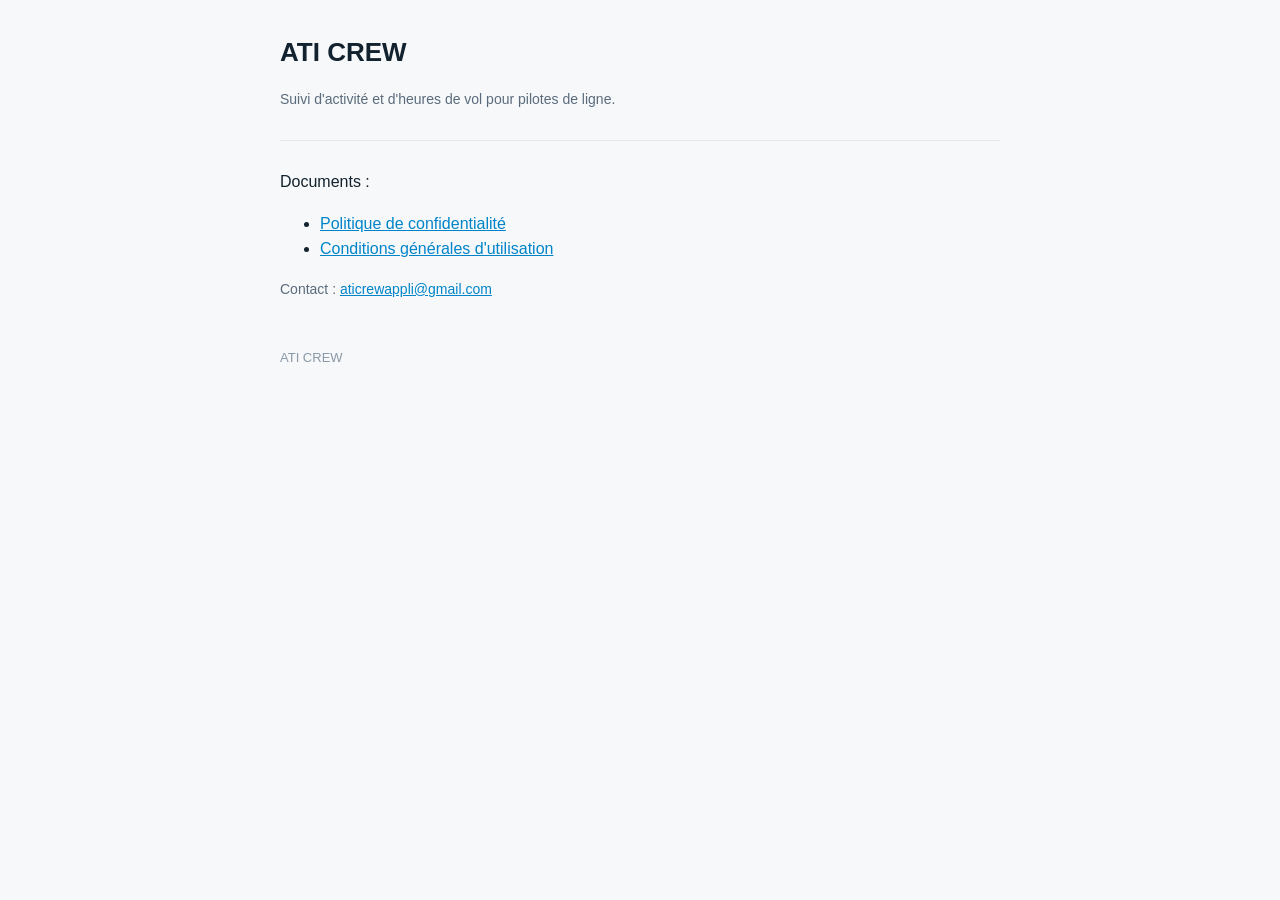
<file: index.html>
<!doctype html>
<html lang="fr">
<head>
<meta charset="utf-8">
<meta name="viewport" content="width=device-width, initial-scale=1">
<title>ATI CREW — Informations légales</title>
<link rel="stylesheet" href="style.css">
</head>
<body>
<div class="wrap">
<header>
  <h1>ATI CREW</h1>
  <p class="muted">Suivi d'activité et d'heures de vol pour pilotes de ligne.</p>
</header>
<p>Documents :</p>
<ul>
  <li><a href="confidentialite.html">Politique de confidentialité</a></li>
  <li><a href="cgu.html">Conditions générales d'utilisation</a></li>
</ul>
<p class="muted">Contact : <a href="mailto:aticrewappli@gmail.com">aticrewappli@gmail.com</a></p>
<footer>ATI CREW</footer>
</div>
</body>
</html>
</file>
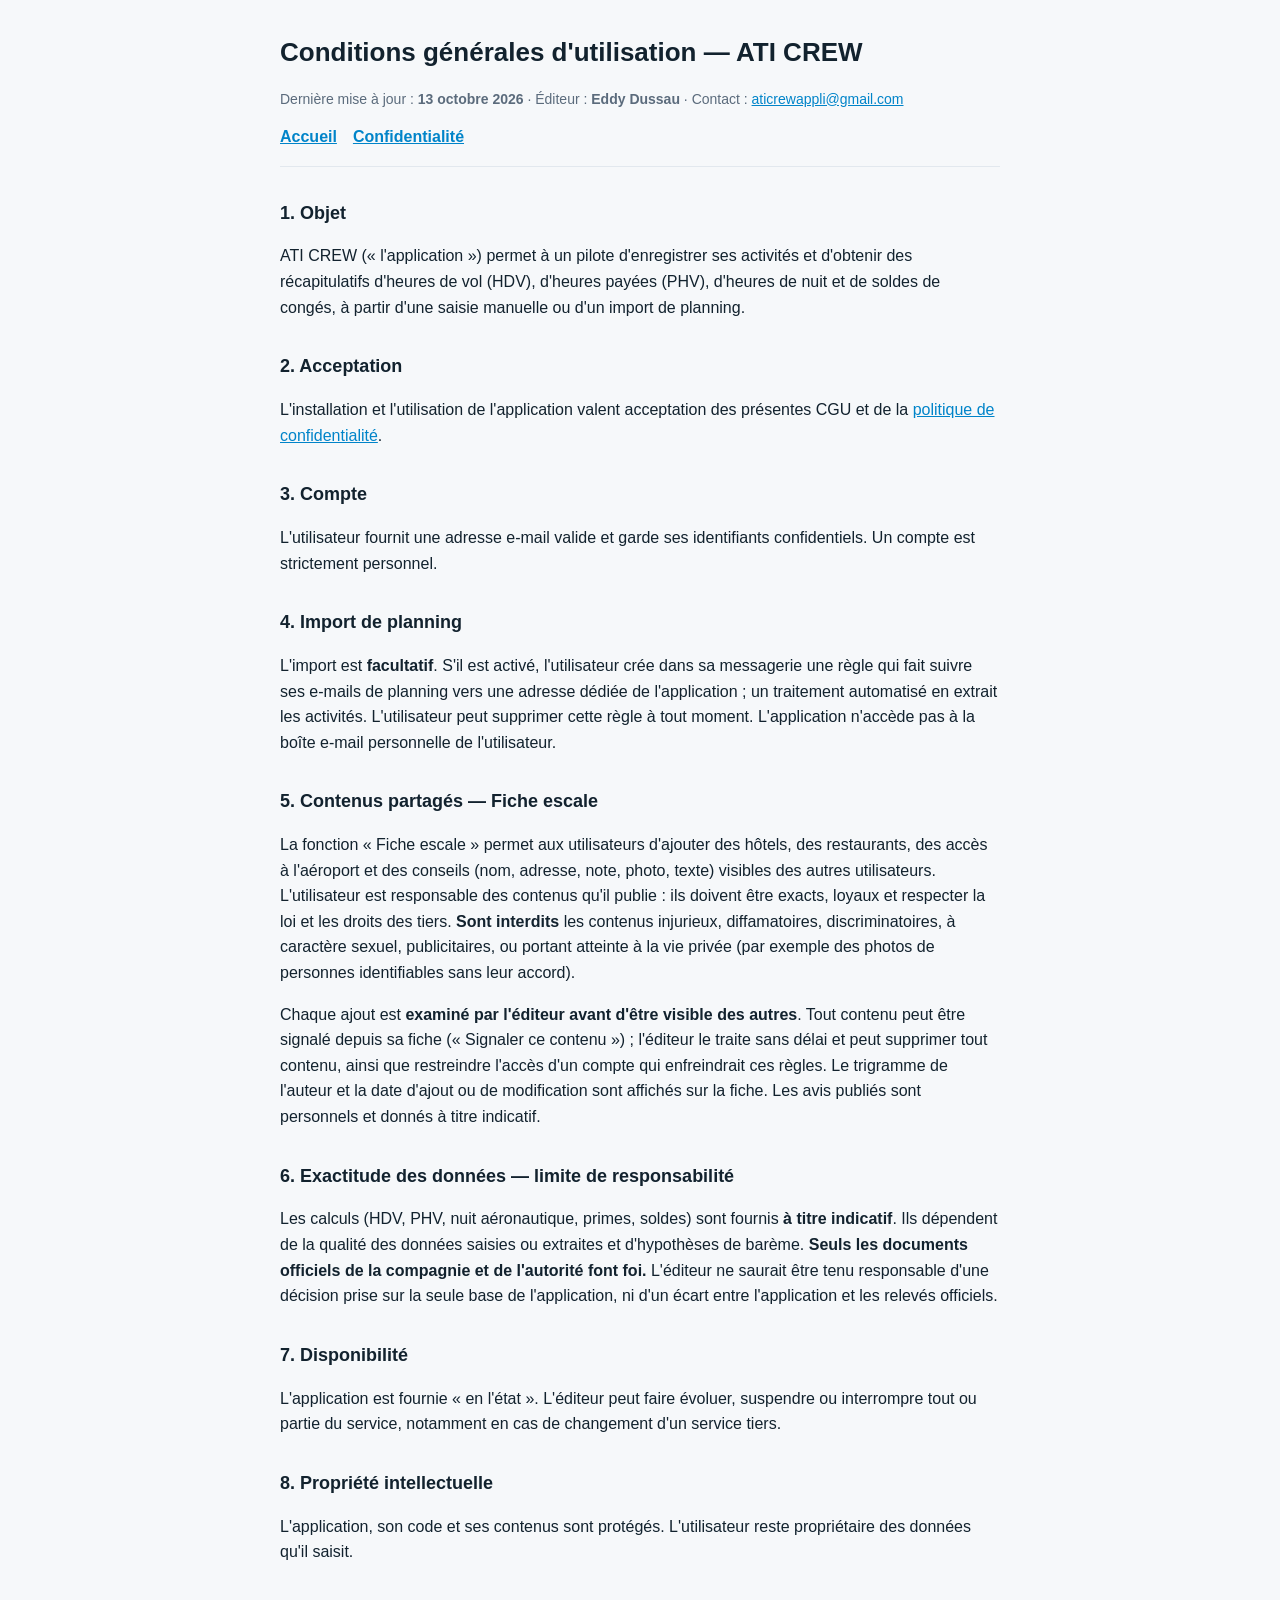
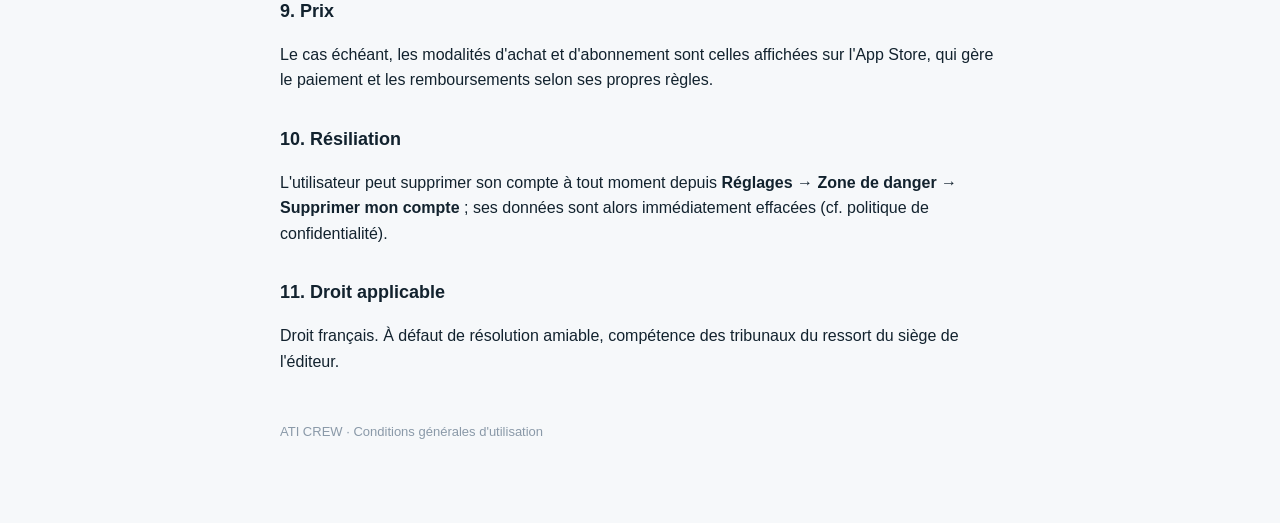
<file: cgu.html>
<!doctype html>
<html lang="fr">
<head>
<meta charset="utf-8">
<meta name="viewport" content="width=device-width, initial-scale=1">
<title>ATI CREW — Conditions générales d'utilisation</title>
<link rel="stylesheet" href="style.css">
</head>
<body>
<div class="wrap">
<header>
  <h1>Conditions générales d'utilisation — ATI CREW</h1>
  <p class="muted">Dernière mise à jour : <strong>13 octobre 2026</strong> · Éditeur : <strong>Eddy Dussau</strong> · Contact : <a href="mailto:aticrewappli@gmail.com">aticrewappli@gmail.com</a></p>
  <nav><a href="index.html">Accueil</a><a href="confidentialite.html">Confidentialité</a></nav>
</header>

<h2>1. Objet</h2>
<p>ATI CREW (« l'application ») permet à un pilote d'enregistrer ses activités et d'obtenir des récapitulatifs d'heures de vol (HDV), d'heures payées (PHV), d'heures de nuit et de soldes de congés, à partir d'une saisie manuelle ou d'un import de planning.</p>

<h2>2. Acceptation</h2>
<p>L'installation et l'utilisation de l'application valent acceptation des présentes CGU et de la <a href="confidentialite.html">politique de confidentialité</a>.</p>

<h2>3. Compte</h2>
<p>L'utilisateur fournit une adresse e-mail valide et garde ses identifiants confidentiels. Un compte est strictement personnel.</p>

<h2>4. Import de planning</h2>
<p>L'import est <strong>facultatif</strong>. S'il est activé, l'utilisateur crée dans sa messagerie une règle qui fait suivre ses e-mails de planning vers une adresse dédiée de l'application ; un traitement automatisé en extrait les activités. L'utilisateur peut supprimer cette règle à tout moment. L'application n'accède pas à la boîte e-mail personnelle de l'utilisateur.</p>

<h2>5. Contenus partagés — Fiche escale</h2>
<p>La fonction « Fiche escale » permet aux utilisateurs d'ajouter des hôtels, des restaurants, des accès à l'aéroport et des conseils (nom, adresse, note, photo, texte) visibles des autres utilisateurs. L'utilisateur est responsable des contenus qu'il publie : ils doivent être exacts, loyaux et respecter la loi et les droits des tiers. <strong>Sont interdits</strong> les contenus injurieux, diffamatoires, discriminatoires, à caractère sexuel, publicitaires, ou portant atteinte à la vie privée (par exemple des photos de personnes identifiables sans leur accord).</p>
<p>Chaque ajout est <strong>examiné par l'éditeur avant d'être visible des autres</strong>. Tout contenu peut être signalé depuis sa fiche (« Signaler ce contenu ») ; l'éditeur le traite sans délai et peut supprimer tout contenu, ainsi que restreindre l'accès d'un compte qui enfreindrait ces règles. Le trigramme de l'auteur et la date d'ajout ou de modification sont affichés sur la fiche. Les avis publiés sont personnels et donnés à titre indicatif.</p>

<h2>6. Exactitude des données — limite de responsabilité</h2>
<p>Les calculs (HDV, PHV, nuit aéronautique, primes, soldes) sont fournis <strong>à titre indicatif</strong>. Ils dépendent de la qualité des données saisies ou extraites et d'hypothèses de barème. <strong>Seuls les documents officiels de la compagnie et de l'autorité font foi.</strong> L'éditeur ne saurait être tenu responsable d'une décision prise sur la seule base de l'application, ni d'un écart entre l'application et les relevés officiels.</p>

<h2>7. Disponibilité</h2>
<p>L'application est fournie « en l'état ». L'éditeur peut faire évoluer, suspendre ou interrompre tout ou partie du service, notamment en cas de changement d'un service tiers.</p>

<h2>8. Propriété intellectuelle</h2>
<p>L'application, son code et ses contenus sont protégés. L'utilisateur reste propriétaire des données qu'il saisit.</p>

<h2>9. Prix</h2>
<p>Le cas échéant, les modalités d'achat et d'abonnement sont celles affichées sur l'App Store, qui gère le paiement et les remboursements selon ses propres règles.</p>

<h2>10. Résiliation</h2>
<p>L'utilisateur peut supprimer son compte à tout moment depuis <strong>Réglages → Zone de danger → Supprimer mon compte</strong> ; ses données sont alors immédiatement effacées (cf. politique de confidentialité).</p>

<h2>11. Droit applicable</h2>
<p>Droit français. À défaut de résolution amiable, compétence des tribunaux du ressort du siège de l'éditeur.</p>

<footer>ATI CREW · Conditions générales d'utilisation</footer>
</div>
</body>
</html>
</file>
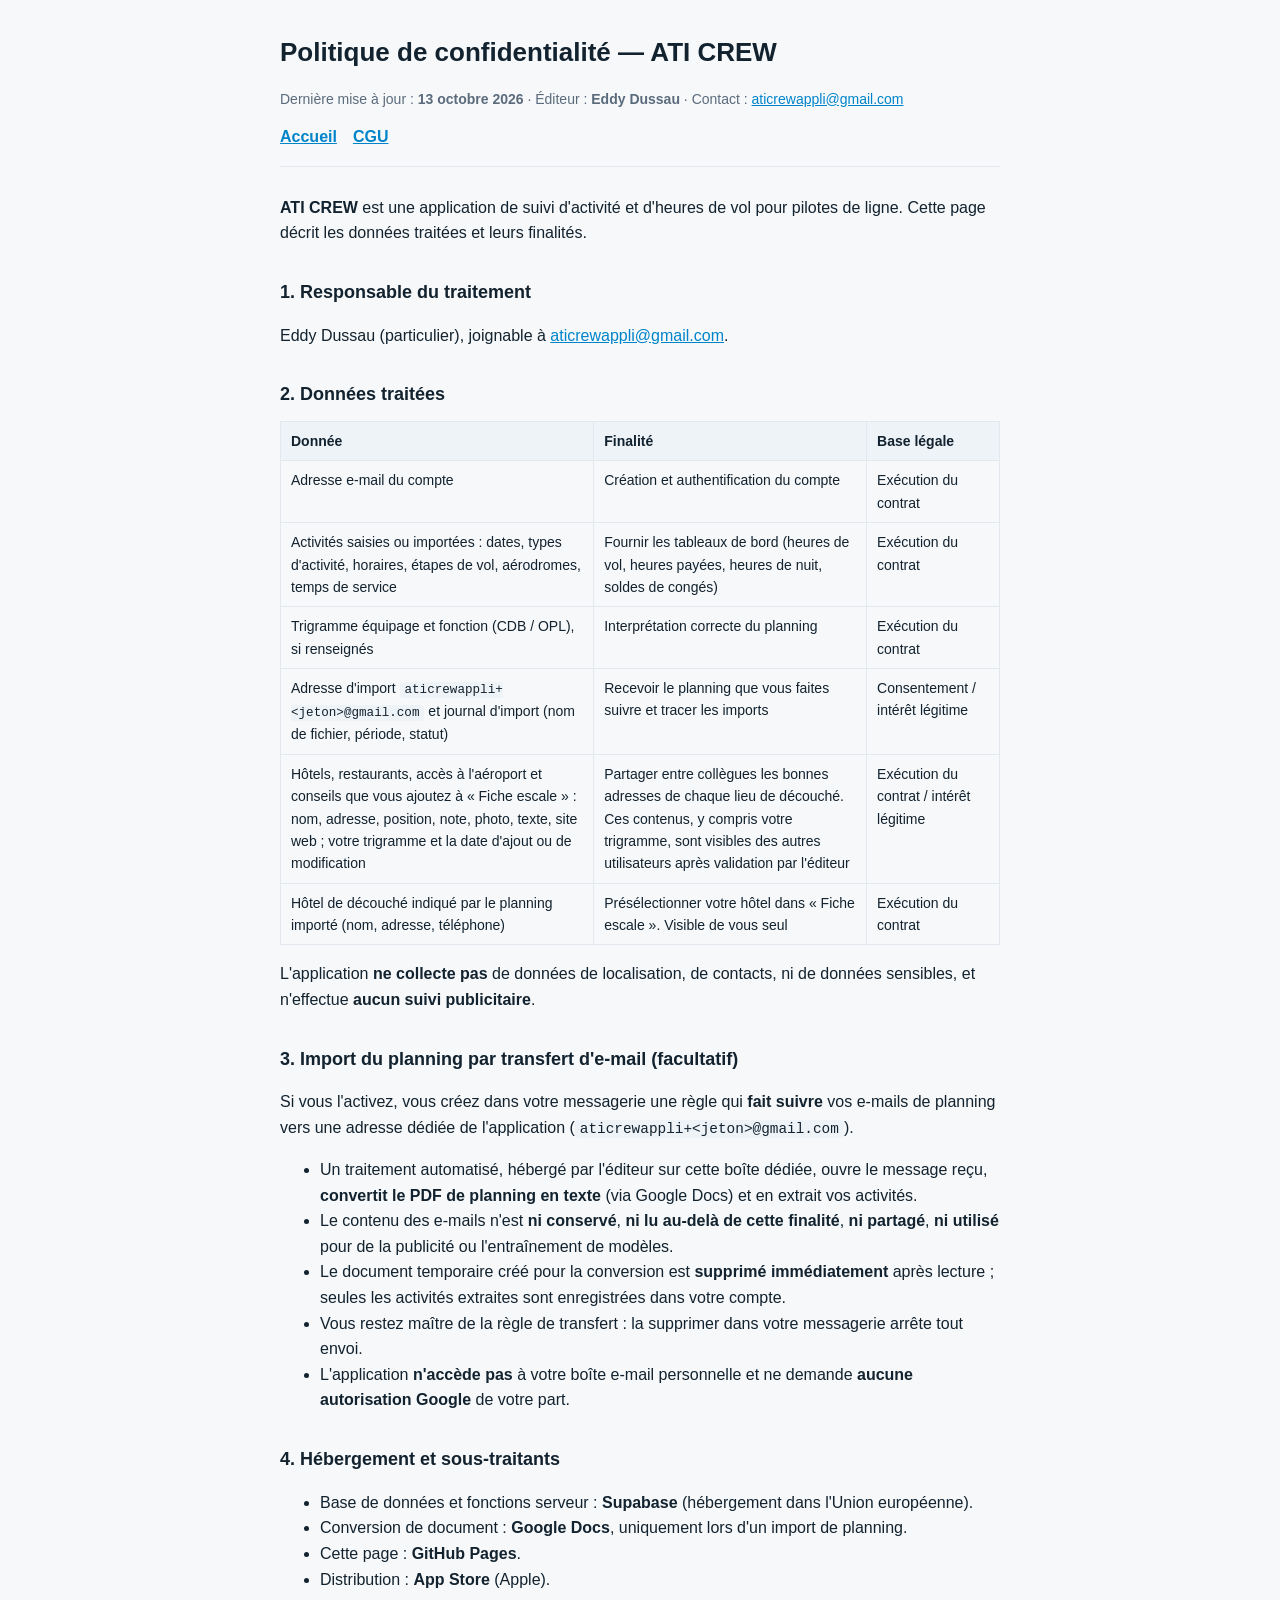
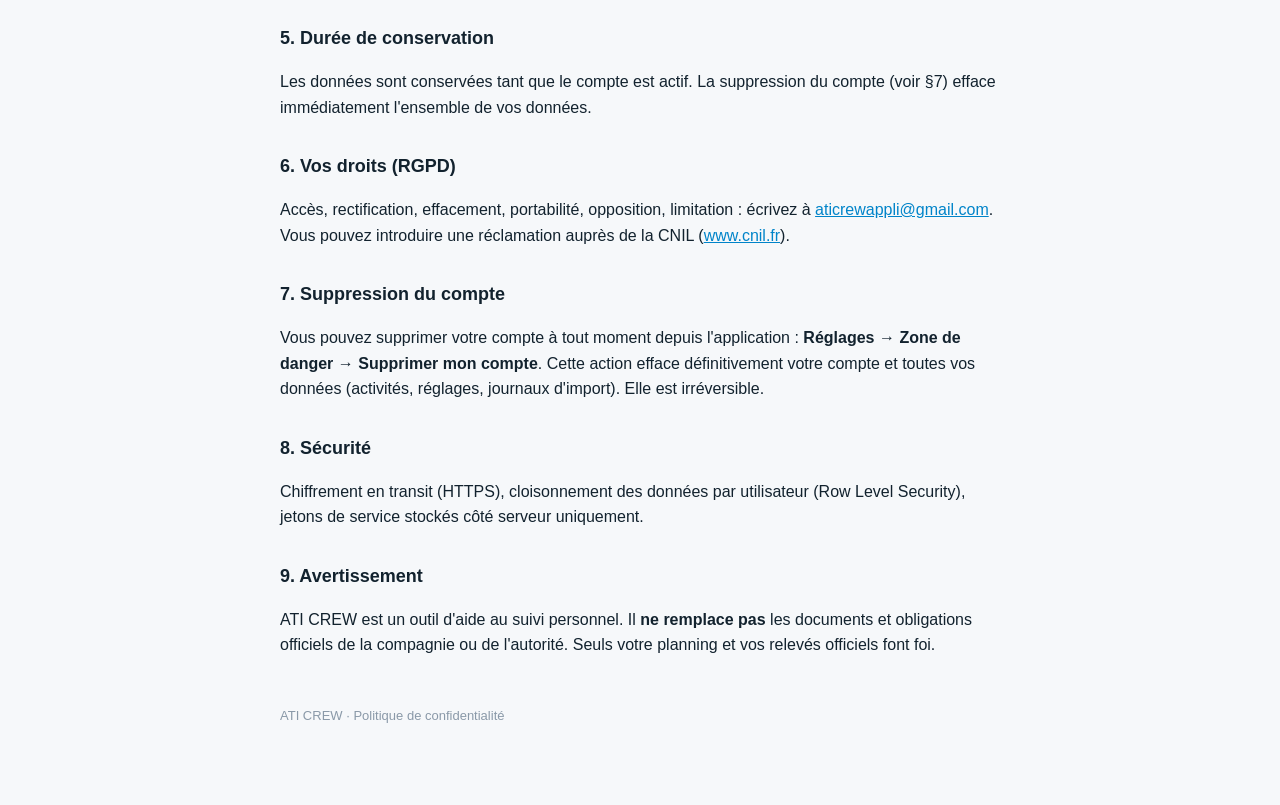
<file: confidentialite.html>
<!doctype html>
<html lang="fr">
<head>
<meta charset="utf-8">
<meta name="viewport" content="width=device-width, initial-scale=1">
<title>ATI CREW — Politique de confidentialité</title>
<link rel="stylesheet" href="style.css">
</head>
<body>
<div class="wrap">
<header>
  <h1>Politique de confidentialité — ATI CREW</h1>
  <p class="muted">Dernière mise à jour : <strong>13 octobre 2026</strong> · Éditeur : <strong>Eddy Dussau</strong> · Contact : <a href="mailto:aticrewappli@gmail.com">aticrewappli@gmail.com</a></p>
  <nav><a href="index.html">Accueil</a><a href="cgu.html">CGU</a></nav>
</header>

<p><strong>ATI CREW</strong> est une application de suivi d'activité et d'heures de vol pour pilotes de ligne. Cette page décrit les données traitées et leurs finalités.</p>

<h2>1. Responsable du traitement</h2>
<p>Eddy Dussau (particulier), joignable à <a href="mailto:aticrewappli@gmail.com">aticrewappli@gmail.com</a>.</p>

<h2>2. Données traitées</h2>
<table>
  <tr><th>Donnée</th><th>Finalité</th><th>Base légale</th></tr>
  <tr><td>Adresse e-mail du compte</td><td>Création et authentification du compte</td><td>Exécution du contrat</td></tr>
  <tr><td>Activités saisies ou importées : dates, types d'activité, horaires, étapes de vol, aérodromes, temps de service</td><td>Fournir les tableaux de bord (heures de vol, heures payées, heures de nuit, soldes de congés)</td><td>Exécution du contrat</td></tr>
  <tr><td>Trigramme équipage et fonction (CDB / OPL), si renseignés</td><td>Interprétation correcte du planning</td><td>Exécution du contrat</td></tr>
  <tr><td>Adresse d'import <code>aticrewappli+&lt;jeton&gt;@gmail.com</code> et journal d'import (nom de fichier, période, statut)</td><td>Recevoir le planning que vous faites suivre et tracer les imports</td><td>Consentement / intérêt légitime</td></tr>
  <tr><td>Hôtels, restaurants, accès à l'aéroport et conseils que vous ajoutez à « Fiche escale » : nom, adresse, position, note, photo, texte, site web ; votre trigramme et la date d'ajout ou de modification</td><td>Partager entre collègues les bonnes adresses de chaque lieu de découché. Ces contenus, y compris votre trigramme, sont visibles des autres utilisateurs après validation par l'éditeur</td><td>Exécution du contrat / intérêt légitime</td></tr>
  <tr><td>Hôtel de découché indiqué par le planning importé (nom, adresse, téléphone)</td><td>Présélectionner votre hôtel dans « Fiche escale ». Visible de vous seul</td><td>Exécution du contrat</td></tr>
</table>
<p>L'application <strong>ne collecte pas</strong> de données de localisation, de contacts, ni de données sensibles, et n'effectue <strong>aucun suivi publicitaire</strong>.</p>

<h2>3. Import du planning par transfert d'e-mail (facultatif)</h2>
<p>Si vous l'activez, vous créez dans votre messagerie une règle qui <strong>fait suivre</strong> vos e-mails de planning vers une adresse dédiée de l'application (<code>aticrewappli+&lt;jeton&gt;@gmail.com</code>).</p>
<ul>
  <li>Un traitement automatisé, hébergé par l'éditeur sur cette boîte dédiée, ouvre le message reçu, <strong>convertit le PDF de planning en texte</strong> (via Google&nbsp;Docs) et en extrait vos activités.</li>
  <li>Le contenu des e-mails n'est <strong>ni conservé</strong>, <strong>ni lu au-delà de cette finalité</strong>, <strong>ni partagé</strong>, <strong>ni utilisé</strong> pour de la publicité ou l'entraînement de modèles.</li>
  <li>Le document temporaire créé pour la conversion est <strong>supprimé immédiatement</strong> après lecture ; seules les activités extraites sont enregistrées dans votre compte.</li>
  <li>Vous restez maître de la règle de transfert : la supprimer dans votre messagerie arrête tout envoi.</li>
  <li>L'application <strong>n'accède pas</strong> à votre boîte e-mail personnelle et ne demande <strong>aucune autorisation Google</strong> de votre part.</li>
</ul>

<h2>4. Hébergement et sous-traitants</h2>
<ul>
  <li>Base de données et fonctions serveur : <strong>Supabase</strong> (hébergement dans l'Union européenne).</li>
  <li>Conversion de document : <strong>Google&nbsp;Docs</strong>, uniquement lors d'un import de planning.</li>
  <li>Cette page : <strong>GitHub Pages</strong>.</li>
  <li>Distribution : <strong>App Store</strong> (Apple).</li>
</ul>

<h2>5. Durée de conservation</h2>
<p>Les données sont conservées tant que le compte est actif. La suppression du compte (voir §7) efface immédiatement l'ensemble de vos données.</p>

<h2>6. Vos droits (RGPD)</h2>
<p>Accès, rectification, effacement, portabilité, opposition, limitation : écrivez à <a href="mailto:aticrewappli@gmail.com">aticrewappli@gmail.com</a>. Vous pouvez introduire une réclamation auprès de la CNIL (<a href="https://www.cnil.fr">www.cnil.fr</a>).</p>

<h2>7. Suppression du compte</h2>
<p>Vous pouvez supprimer votre compte à tout moment depuis l'application : <strong>Réglages → Zone de danger → Supprimer mon compte</strong>. Cette action efface définitivement votre compte et toutes vos données (activités, réglages, journaux d'import). Elle est irréversible.</p>

<h2>8. Sécurité</h2>
<p>Chiffrement en transit (HTTPS), cloisonnement des données par utilisateur (Row Level Security), jetons de service stockés côté serveur uniquement.</p>

<h2>9. Avertissement</h2>
<p>ATI CREW est un outil d'aide au suivi personnel. Il <strong>ne remplace pas</strong> les documents et obligations officiels de la compagnie ou de l'autorité. Seuls votre planning et vos relevés officiels font foi.</p>

<footer>ATI CREW · Politique de confidentialité</footer>
</div>
</body>
</html>
</file>
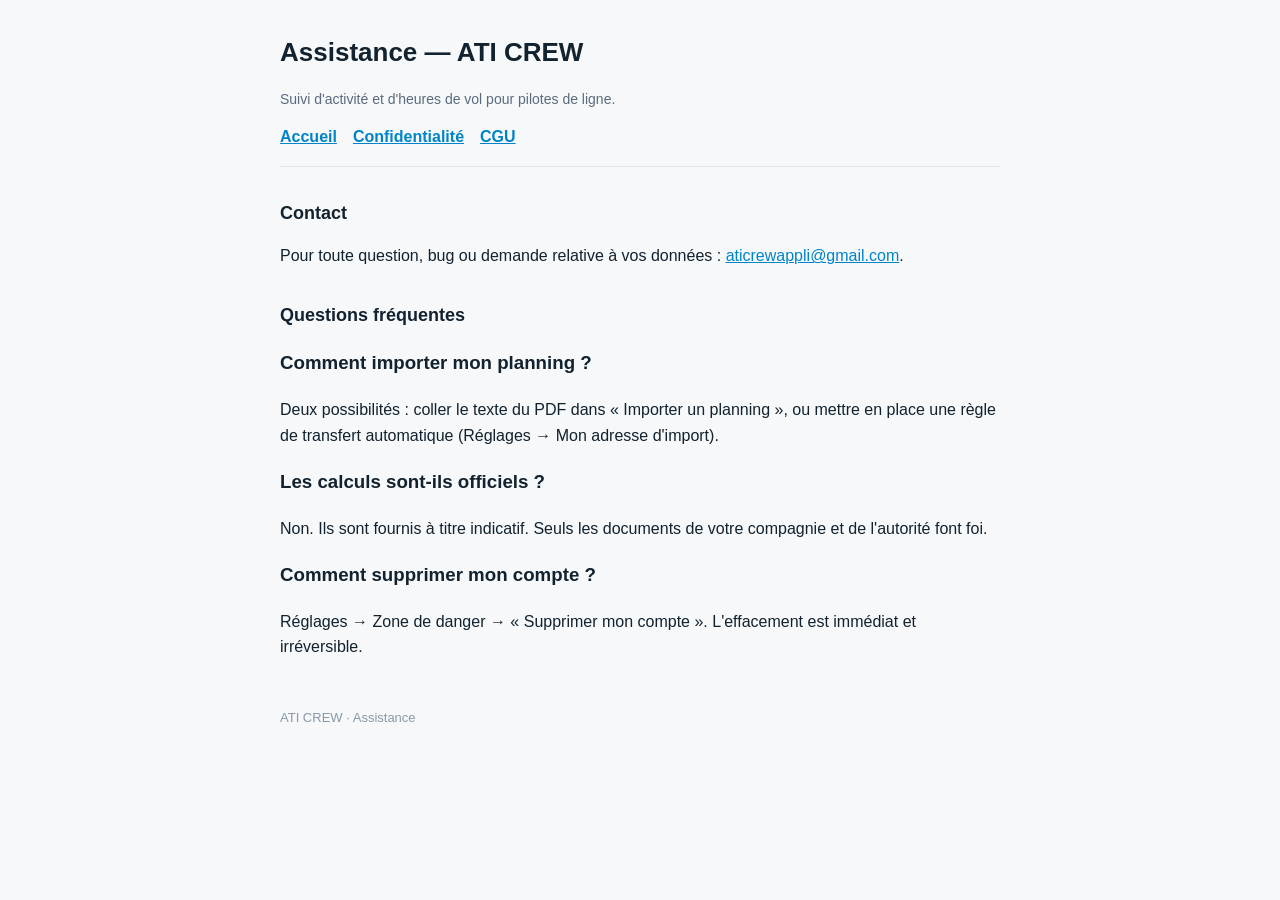
<file: support.html>
<!doctype html>
<html lang="fr">
<head>
<meta charset="utf-8">
<meta name="viewport" content="width=device-width, initial-scale=1">
<title>ATI CREW — Assistance</title>
<link rel="stylesheet" href="style.css">
</head>
<body>
<div class="wrap">
<header>
  <h1>Assistance — ATI CREW</h1>
  <p class="muted">Suivi d'activité et d'heures de vol pour pilotes de ligne.</p>
  <nav><a href="index.html">Accueil</a><a href="confidentialite.html">Confidentialité</a><a href="cgu.html">CGU</a></nav>
</header>

<h2>Contact</h2>
<p>Pour toute question, bug ou demande relative à vos données : <a href="mailto:aticrewappli@gmail.com">aticrewappli@gmail.com</a>.</p>

<h2>Questions fréquentes</h2>
<h3>Comment importer mon planning ?</h3>
<p>Deux possibilités : coller le texte du PDF dans « Importer un planning », ou mettre en place
une règle de transfert automatique (Réglages → Mon adresse d'import).</p>

<h3>Les calculs sont-ils officiels ?</h3>
<p>Non. Ils sont fournis à titre indicatif. Seuls les documents de votre compagnie et de
l'autorité font foi.</p>

<h3>Comment supprimer mon compte ?</h3>
<p>Réglages → Zone de danger → « Supprimer mon compte ». L'effacement est immédiat et
irréversible.</p>

<footer>ATI CREW · Assistance</footer>
</div>
</body>
</html>
</file>
<file: style.css>
:root { color-scheme: light; }
* { box-sizing: border-box; }
body {
  margin: 0;
  font: 16px/1.6 -apple-system, BlinkMacSystemFont, "Segoe UI", Roboto, Helvetica, Arial, sans-serif;
  color: #12222e;
  background: #f6f8fa;
}
.wrap { max-width: 760px; margin: 0 auto; padding: 32px 20px 80px; }
header { border-bottom: 1px solid #e2e8ee; padding-bottom: 16px; margin-bottom: 28px; }
h1 { font-size: 26px; margin: 0 0 4px; }
h2 { font-size: 18px; margin: 32px 0 8px; }
.muted { color: #5b6b7c; font-size: 14px; }
a { color: #0084c9; }
nav a { margin-right: 16px; font-weight: 600; }
table { border-collapse: collapse; width: 100%; margin: 12px 0; font-size: 14px; }
th, td { border: 1px solid #e2e8ee; padding: 8px 10px; text-align: left; vertical-align: top; }
th { background: #eef3f8; }
code { background: #eef3f8; padding: 1px 5px; border-radius: 4px; font-size: 90%; }
.note { background: #fff; border: 1px solid #e2e8ee; border-radius: 10px; padding: 14px 16px; margin: 20px 0; }
footer { margin-top: 48px; color: #8a99a8; font-size: 13px; }
</file>
